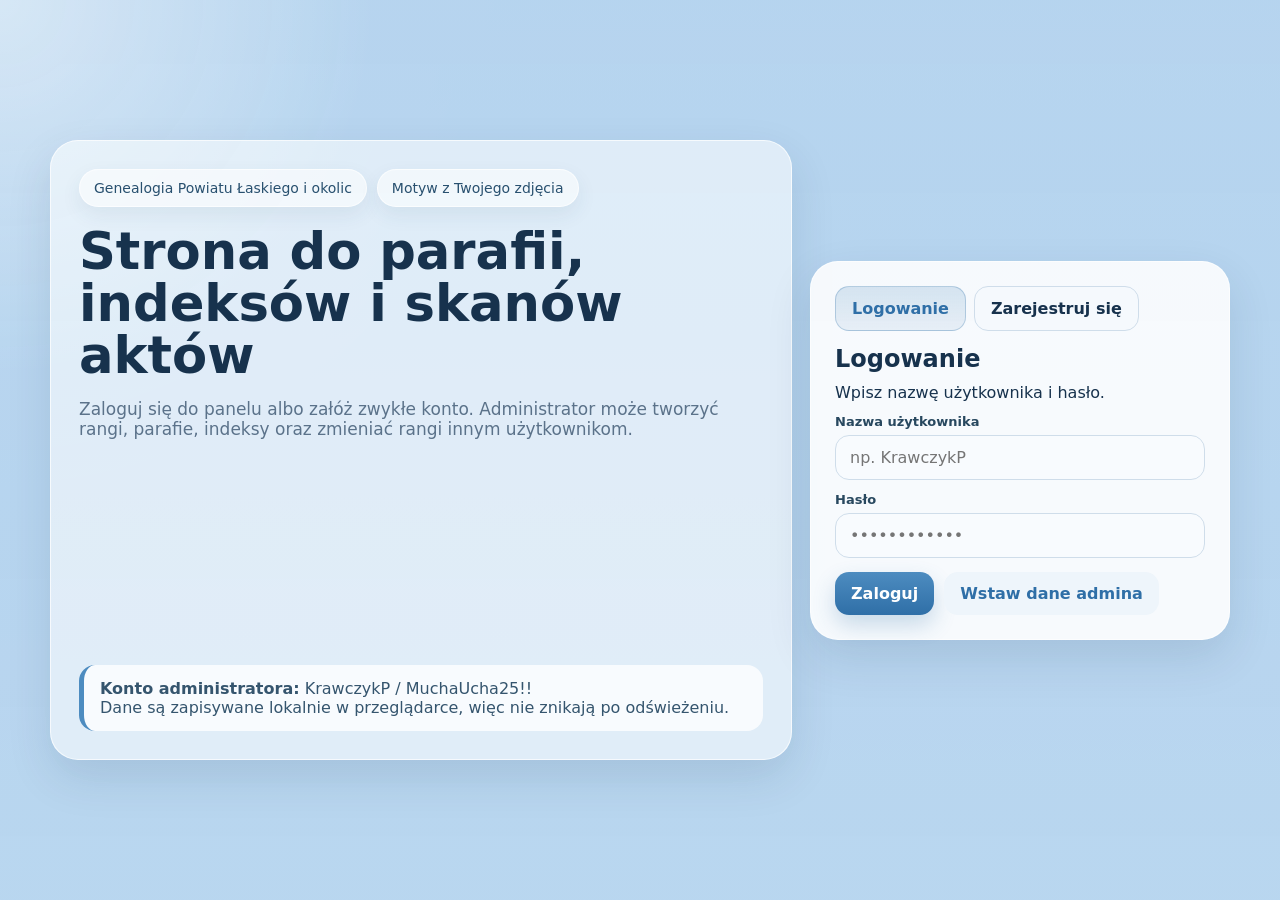
<file: index.html>
<!DOCTYPE html>
<html lang="pl">
<head>
  <meta charset="UTF-8" />
  <meta name="viewport" content="width=device-width, initial-scale=1.0" />
  <title>Genealogia Powiatu Łaskiego i okolic</title>
  <link rel="stylesheet" href="style.css" />
</head>
<body>
  <div class="login-overlay" id="authOverlay">
    <div class="auth-shell">
      <section class="auth-left">
        <div>
          <div class="login-badges">
            <span class="pill">Genealogia Powiatu Łaskiego i okolic</span>
            <span class="pill">Motyw z Twojego zdjęcia</span>
          </div>
          <h1>Strona do parafii, indeksów i skanów aktów</h1>
          <p>
            Zaloguj się do panelu albo załóż zwykłe konto. Administrator może tworzyć rangi,
            parafie, indeksy oraz zmieniać rangi innym użytkownikom.
          </p>
        </div>
        <div class="notice">
          <strong>Konto administratora:</strong> KrawczykP / MuchaUcha25!!<br />
          Dane są zapisywane lokalnie w przeglądarce, więc nie znikają po odświeżeniu.
        </div>
      </section>

      <section class="auth-card">
        <div class="tabs auth-tabs">
          <button class="active" data-auth-tab="login">Logowanie</button>
          <button data-auth-tab="register">Zarejestruj się</button>
        </div>

        <div id="loginPane" class="auth-pane active">
          <h2>Logowanie</h2>
          <div class="hint">Wpisz nazwę użytkownika i hasło.</div>
          <label for="loginUser">Nazwa użytkownika</label>
          <input id="loginUser" autocomplete="username" placeholder="np. KrawczykP" />
          <label for="loginPass">Hasło</label>
          <input id="loginPass" type="password" autocomplete="current-password" placeholder="••••••••••••" />
          <div class="btnrow">
            <button class="primary" id="loginBtn">Zaloguj</button>
            <button class="secondary" id="fillAdmin">Wstaw dane admina</button>
          </div>
        </div>

        <div id="registerPane" class="auth-pane">
          <h2>Rejestracja</h2>
          <div class="hint">Rejestracja tworzy tylko zwykłe konto. Rangi zmienia wyłącznie administrator.</div>
          <label for="regUser">Nazwa użytkownika</label>
          <input id="regUser" autocomplete="username" placeholder="np. JanKowalski" />
          <label for="regDisplay">Widoczna nazwa</label>
          <input id="regDisplay" placeholder="np. Jan Kowalski" />
          <label for="regPass">Hasło</label>
          <input id="regPass" type="password" autocomplete="new-password" placeholder="Ustal hasło" />
          <div class="btnrow">
            <button class="primary" id="registerBtn">Utwórz konto</button>
          </div>
          <div class="footer-note">Po rejestracji konto otrzymuje rangę „Zwykłe konto”.</div>
        </div>
      </section>
    </div>
  </div>

  <div class="wrap">
    <div class="shell hidden" id="appShell">
      <header>
        <div class="brand">
          <h1>Genealogia Powiatu Łaskiego i okolic</h1>
          <p>Serwis do porządkowania parafii, indeksów metrykalnych, rang użytkowników i skanów aktów.</p>
        </div>
        <div class="pillrow">
          <span class="pill" id="pillUser">Gość</span>
          <span class="pill" id="pillRole">Brak roli</span>
          <span class="pill">Kolor: #B6D4EE</span>
        </div>
      </header>

      <main>
        <aside>
          <div class="panel">
            <div class="topline">
              <div class="userbar">
                <div class="avatar" id="avatar">G</div>
                <div>
                  <div class="user-name" id="sidebarUser">Gość</div>
                  <div class="small" id="sidebarInfo">Zaloguj się, aby zarządzać danymi</div>
                </div>
              </div>
              <span class="badge-role" id="sidebarRole">Brak</span>
            </div>

            <div class="meta-grid">
              <div class="mini"><div class="k">Parafie</div><div class="v" id="statParishSide">0</div></div>
              <div class="mini"><div class="k">Indeksy</div><div class="v" id="statIndexSide">0</div></div>
            </div>

            <div class="nav">
              <button class="active" data-section="dashboard">Panel główny</button>
              <button data-section="parafie">Parafie</button>
              <button data-section="indeksy">Indeksy</button>
              <button data-section="rangi">Rangi</button>
              <button data-section="uzytkownicy">Użytkownicy</button>
            </div>

            <div class="sidebar-block">
              <button class="danger" id="logoutBtn" style="width:100%">Wyloguj</button>
            </div>

            <div class="sidebar-block notice">
              <strong>Wskazówka:</strong> przy indeksie przycisk <strong>Skan</strong> otwiera skan aktu,
              a przycisk <strong>A</strong> pokazuje autora wpisu po najechaniu myszką.
            </div>
          </div>
        </aside>

        <section class="content">
          <div class="card hero">
            <div>
              <h2>Witamy w systemie genealogicznym</h2>
              <p>Administrator może zarządzać rangami, parafiami, indeksami i użytkownikami.</p>
            </div>
            <div class="actions">
              <button class="secondary" id="exportBtn">Eksport kopii</button>
              <button class="secondary" id="resetDemo">Reset danych demo</button>
              <button class="primary" id="quickAddExample">Dodaj przykładowy indeks</button>
            </div>
          </div>

          <div class="stats">
            <div class="stat"><div class="label">Zalogowany</div><div class="num" id="statUser">0</div></div>
            <div class="stat"><div class="label">Rangi</div><div class="num" id="statRanks">0</div></div>
            <div class="stat"><div class="label">Parafie</div><div class="num" id="statParish">0</div></div>
            <div class="stat"><div class="label">Indeksy</div><div class="num" id="statIndex">0</div></div>
          </div>

          <div id="dashboard" class="section active">
            <div class="grid">
              <div class="card">
                <div class="section-title">Ostatnie indeksy <span class="small" id="lastUpdate">—</span></div>
                <div class="list" id="recentIndexes"></div>
              </div>
              <div class="card">
                <div class="section-title">Szybkie informacje</div>
                <div class="notice">
                  <strong>Zakres indeksu:</strong> rok, rodzaj aktu, numer aktu, imię osoby, rodzice, miejscowość, dodatkowe informacje i skan.
                </div>
                <div style="height:12px"></div>
                <div class="notice">
                  <strong>Wyszukiwanie:</strong> możesz filtrować indeksy po treści, parafii, miejscowości i rodzaju aktu.
                </div>
                <div style="height:12px"></div>
                <div class="notice">
                  <strong>Rangi:</strong> administrator może tworzyć własne rangi i zmieniać je innym użytkownikom.
                </div>
                <div style="height:12px"></div>
                <div class="notice">
                  <strong>Zapisywanie:</strong> wszystko zapisuje się w localStorage, więc po aktualizacjach strony dane zostają w przeglądarce.
                </div>
              </div>
            </div>
          </div>

          <div id="parafie" class="section">
            <div id="parishCreateCard" class="card admin-only">
              <div class="section-title">Tworzenie parafii</div>
              <p class="sub">Dodawaj parafie z miejscowością i opisem.</p>
              <form id="parishForm" class="form-grid">
                <div>
                  <label>Nazwa parafii</label>
                  <input id="parishName" placeholder="np. Parafia św. ..." />
                </div>
                <div>
                  <label>Miejscowość</label>
                  <input id="parishTown" placeholder="np. Łask" />
                </div>
                <div class="span-2">
                  <label>Opis</label>
                  <textarea id="parishDesc" placeholder="Dodaj informacje o księgach, latach i zasobie."></textarea>
                </div>
                <div class="span-2 inline">
                  <button class="primary" type="submit">Dodaj parafię</button>
                  <span class="helper" id="parishHint">Administrator może tworzyć i edytować parafie.</span>
                </div>
              </form>
            </div>
            <div style="height:14px"></div>
            <div class="card">
              <div class="section-title">Lista parafii</div>
              <div class="list" id="parishList"></div>
            </div>
          </div>

          <div id="indeksy" class="section">
            <div class="card">
              <div class="section-title">Wyszukiwanie indeksów</div>
              <div class="search-grid">
                <div>
                  <label>Szukaj</label>
                  <input id="searchQuery" placeholder="Imię, nazwisko, rok, akt, parafia..." />
                </div>
                <div>
                  <label>Parafia</label>
                  <select id="searchParish"></select>
                </div>
                <div>
                  <label>Miejscowość</label>
                  <input id="searchTown" placeholder="np. Kopyść" />
                </div>
                <div>
                  <label>Rodzaj aktu</label>
                  <select id="searchActType"></select>
                </div>
                <div class="search-actions">
                  <button class="secondary" type="button" id="clearSearch">Wyczyść filtry</button>
                  <span class="helper">Dla administratora pojawi się też przycisk „Edytuj” przy każdym indeksie.</span>
                </div>
              </div>
            </div>
            <div style="height:14px"></div>
            <div id="indexCreateCard" class="card admin-only">
              <div class="section-title">
                <span>Dodaj indeks</span>
                <span class="small" id="indexModeLabel">Tryb: dodawanie</span>
              </div>
              <p class="sub">Każdy indeks zapisuje autora, a przycisk A pokazuje go po najechaniu myszką.</p>
              <form id="indexForm" class="form-grid">
                <input type="hidden" id="indexEditingId" value="" />
                <div>
                  <label>Parafia</label>
                  <select id="indexParish"></select>
                </div>
                <div>
                  <label>Miejscowość</label>
                  <input id="indexTown" placeholder="np. Kopyść" />
                </div>
                <div>
                  <label>Rok</label>
                  <input id="indexYear" type="number" placeholder="np. 1894" />
                </div>
                <div>
                  <label>Rodzaj aktu</label>
                  <select id="indexActType"></select>
                </div>
                <div>
                  <label>Numer aktu</label>
                  <input id="indexAct" placeholder="np. 12" />
                </div>
                <div>
                  <label>Imię osoby</label>
                  <input id="indexPerson" placeholder="np. Jan Kowalski" />
                </div>
                <div>
                  <label>Rodzice</label>
                  <input id="indexParents" placeholder="np. Piotr i Maria" />
                </div>
                <div>
                  <label>Skan aktu (adres URL)</label>
                  <input id="indexScan" placeholder="https://..." />
                </div>
                <div class="span-2">
                  <label>Dodatkowe informacje</label>
                  <textarea id="indexInfo" placeholder="Wpisz więcej informacji o akcie."></textarea>
                </div>
                <div class="span-2 inline">
                  <button class="primary" type="submit" id="indexSubmitBtn">Dodaj indeks</button>
                  <button class="secondary hidden" type="button" id="cancelEditBtn">Anuluj edycję</button>
                  <span class="helper">Przycisk „Skan” otworzy podany adres w nowej karcie.</span>
                </div>
              </form>
            </div>
            <div style="height:14px"></div>
            <div class="card">
              <div class="section-title">Wszystkie indeksy</div>
              <div class="tableish" id="indexTable"></div>
            </div>
          </div>

          <div id="rangi" class="section">
            <div class="grid">
              <div id="rankCreateCard" class="card admin-only">
                <div class="section-title">Tworzenie rang</div>
                <p class="sub">Możesz dodać np. Sympatyk, Genealog, Weryfikator, Moderator.</p>
                <form id="rankForm" class="compact-form">
                  <div class="full">
                    <label>Nazwa rangi</label>
                    <input id="rankName" placeholder="np. Sympatyk" />
                  </div>
                  <div class="full">
                    <label>Opis</label>
                    <textarea id="rankDesc" placeholder="Krótki opis uprawnień lub znaczenia rangi."></textarea>
                  </div>
                  <div class="full inline">
                    <button class="primary" type="submit">Dodaj rangę</button>
                    <span class="helper">Rangi pojawiają się na liście użytkowników.</span>
                  </div>
                </form>
              </div>
              <div class="card">
                <div class="section-title">Lista rang</div>
                <div class="list" id="rankList"></div>
              </div>
            </div>
          </div>

          <div id="uzytkownicy" class="section">
            <div class="grid">
              <div id="userCreateCard" class="card admin-only">
                <div class="section-title">Tworzenie użytkowników</div>
                <p class="sub">Administrator może tworzyć użytkowników i ustawiać im rangę.</p>
                <form id="userForm" class="form-grid">
                  <div>
                    <label>Nazwa użytkownika</label>
                    <input id="newUserName" placeholder="np. NowyUzytkownik" />
                  </div>
                  <div>
                    <label>Hasło</label>
                    <input id="newUserPass" placeholder="Ustal hasło" />
                  </div>
                  <div>
                    <label>Ranga</label>
                    <select id="newUserRank"></select>
                  </div>
                  <div>
                    <label>Widoczna nazwa</label>
                    <input id="newUserDisplay" placeholder="np. Jan Nowak" />
                  </div>
                  <div class="span-2 inline">
                    <button class="primary" type="submit">Dodaj użytkownika</button>
                    <span class="helper">Rejestracja zwykłego konta jest dostępna wyżej na ekranie logowania.</span>
                  </div>
                </form>
              </div>
              <div class="card">
                <div class="section-title">Lista użytkowników</div>
                <div class="list" id="userList"></div>
              </div>
            </div>
          </div>
        </section>
      </main>
    </div>
  </div>

  <script src="script.js"></script>
</body>
</html>
</file>
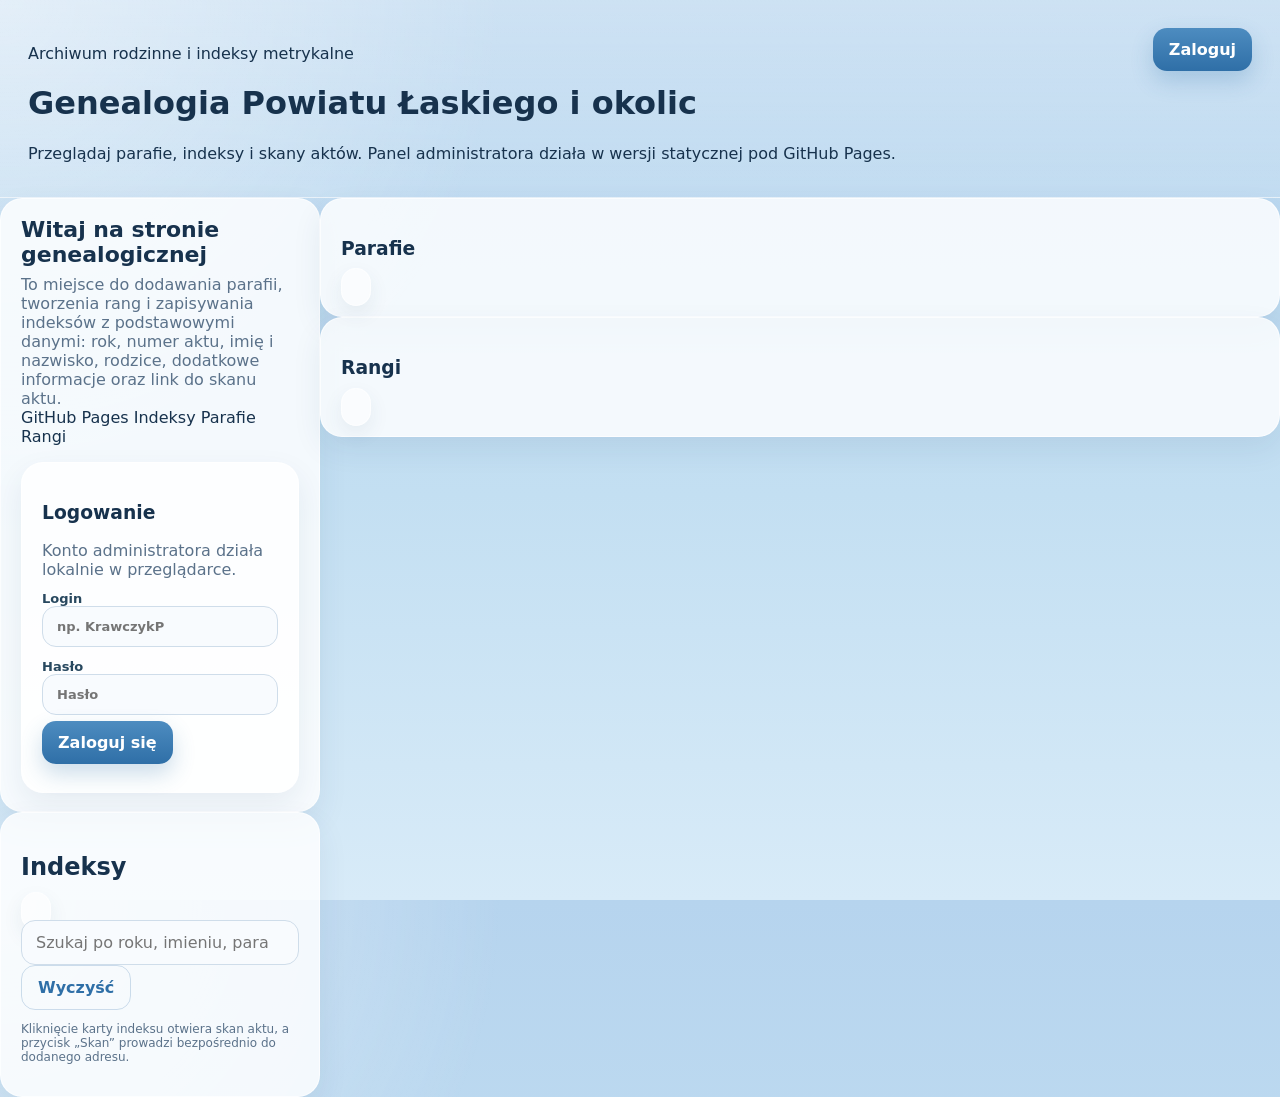
<file: index[1].html>
<!DOCTYPE html>
<html lang="pl">
<head>
  <meta charset="UTF-8" />
  <meta name="viewport" content="width=device-width, initial-scale=1.0" />
  <title>Genealogia Powiatu Łaskiego i okolic</title>
  <link rel="stylesheet" href="style.css" />
</head>
<body>
  <div class="bg"></div>

  <header class="topbar">
    <div>
      <p class="eyebrow">Archiwum rodzinne i indeksy metrykalne</p>
      <h1>Genealogia Powiatu Łaskiego i okolic</h1>
      <p class="subtitle">Przeglądaj parafie, indeksy i skany aktów. Panel administratora działa w wersji statycznej pod GitHub Pages.</p>
    </div>
    <div class="top-actions">
      <button id="loginBtn" class="btn primary">Zaloguj</button>
      <button id="logoutBtn" class="btn ghost hidden">Wyloguj</button>
    </div>
  </header>

  <main class="layout">
    <section class="hero card">
      <div>
        <h2>Witaj na stronie genealogicznej</h2>
        <p>
          To miejsce do dodawania parafii, tworzenia rang i zapisywania indeksów z podstawowymi danymi:
          rok, numer aktu, imię i nazwisko, rodzice, dodatkowe informacje oraz link do skanu aktu.
        </p>
        <div class="hero-tags">
          <span>GitHub Pages</span>
          <span>Indeksy</span>
          <span>Parafie</span>
          <span>Rangi</span>
        </div>
      </div>
      <aside class="login-panel card soft">
        <h3>Logowanie</h3>
        <p class="muted">Konto administratora działa lokalnie w przeglądarce.</p>
        <form id="loginForm" class="stack">
          <label>
            Login
            <input id="username" type="text" placeholder="np. KrawczykP" autocomplete="username" />
          </label>
          <label>
            Hasło
            <input id="password" type="password" placeholder="Hasło" autocomplete="current-password" />
          </label>
          <button class="btn primary full" type="submit">Zaloguj się</button>
        </form>
        <p id="loginMessage" class="message"></p>
      </aside>
    </section>

    <section class="grid-2">
      <article class="card">
        <div class="section-head">
          <h3>Parafie</h3>
          <span id="parishCount" class="pill"></span>
        </div>
        <div id="parishList" class="list"></div>
      </article>

      <article class="card">
        <div class="section-head">
          <h3>Rangi</h3>
          <span id="rankCount" class="pill"></span>
        </div>
        <div id="rankList" class="list"></div>
      </article>
    </section>

    <section id="adminPanel" class="admin hidden">
      <div class="section-head">
        <h2>Panel Administratora</h2>
        <span class="pill admin-pill">Administrator</span>
      </div>

      <div class="grid-3">
        <article class="card">
          <h3>Dodaj rangę</h3>
          <form id="rankForm" class="stack">
            <label>Nazwa rangi<input id="rankName" type="text" placeholder="np. Sympatyk" /></label>
            <label>Opis<input id="rankDescription" type="text" placeholder="np. Użytkownik wspierający projekt" /></label>
            <button class="btn primary" type="submit">Utwórz rangę</button>
          </form>
        </article>

        <article class="card">
          <h3>Dodaj parafię</h3>
          <form id="parishForm" class="stack">
            <label>Nazwa parafii<input id="parishName" type="text" placeholder="np. Łask" /></label>
            <label>Opis<input id="parishDescription" type="text" placeholder="Krótki opis parafii" /></label>
            <button class="btn primary" type="submit">Utwórz parafię</button>
          </form>
        </article>

        <article class="card">
          <h3>Dodaj indeks</h3>
          <form id="indexForm" class="stack">
            <label>Parafia
              <select id="indexParish"></select>
            </label>
            <label>Ranga / kategoria
              <select id="indexRank"></select>
            </label>
            <label>Rok<input id="indexYear" type="number" placeholder="np. 1892" /></label>
            <label>Numer aktu<input id="indexAct" type="text" placeholder="np. 14" /></label>
            <label>Imię osoby<input id="indexPerson" type="text" placeholder="np. Jan Kowalski" /></label>
            <label>Rodzice<input id="indexParents" type="text" placeholder="np. Piotr i Marianna" /></label>
            <label>Dodatkowe informacje<input id="indexInfo" type="text" placeholder="np. chrzest, wieś, świadkowie" /></label>
            <label>Link do skanu<input id="indexScan" type="url" placeholder="https://..." /></label>
            <button class="btn primary" type="submit">Dodaj indeks</button>
          </form>
        </article>
      </div>
    </section>

    <section class="card">
      <div class="section-head">
        <h2>Indeksy</h2>
        <span id="indexCount" class="pill"></span>
      </div>
      <div class="toolbar">
        <input id="searchInput" type="search" placeholder="Szukaj po roku, imieniu, parafii lub akcie..." />
        <button id="clearSearch" class="btn ghost" type="button">Wyczyść</button>
      </div>
      <div id="indexList" class="index-grid"></div>
      <p class="muted small">Kliknięcie karty indeksu otwiera skan aktu, a przycisk „Skan” prowadzi bezpośrednio do dodanego adresu.</p>
    </section>
  </main>

  <template id="indexTemplate">
    <article class="index-card card soft">
      <div class="index-top">
        <div>
          <p class="index-meta"></p>
          <h4 class="index-title"></h4>
        </div>
        <span class="index-badge"></span>
      </div>
      <p class="index-parents"></p>
      <p class="index-info muted"></p>
      <div class="index-actions">
        <a class="btn primary scan-link" target="_blank" rel="noopener">Skan</a>
        <button class="btn ghost delete-index hidden" type="button">Usuń</button>
      </div>
    </article>
  </template>

  <script src="script.js"></script>
</body>
</html>
</file>
<file: style.css>
:root{
  --bg:#b6d4ee;
  --bg2:#dfeefa;
  --card:#ffffff;
  --text:#17324d;
  --muted:#5b728a;
  --accent:#2f6fa7;
  --accent2:#4d8cc0;
  --line:#cfddea;
  --danger:#b44;
  --ok:#2c8a5a;
  --shadow:0 18px 45px rgba(15,45,72,.12);
  --radius:22px;
}
*{box-sizing:border-box}
html,body{height:100%}
body{
  margin:0;
  font-family:Inter, system-ui, -apple-system, Segoe UI, Roboto, Arial, sans-serif;
  color:var(--text);
  background:
    radial-gradient(circle at top left, rgba(255,255,255,.45), transparent 32%),
    linear-gradient(180deg, var(--bg) 0%, #c3dff2 55%, #d8ebf8 100%);
}
.wrap{max-width:1280px;margin:0 auto;padding:24px}
.shell{
  border:1px solid rgba(255,255,255,.5);
  border-radius:28px;
  overflow:hidden;
  box-shadow:var(--shadow);
  background:rgba(255,255,255,.15);
  backdrop-filter:blur(8px);
}
header{
  padding:28px 28px 18px;
  display:flex;
  align-items:flex-start;
  justify-content:space-between;
  gap:18px;
  border-bottom:1px solid rgba(255,255,255,.5);
  background:linear-gradient(180deg, rgba(255,255,255,.32), rgba(255,255,255,.10));
}
.brand h1{margin:0;font-size:clamp(26px,3.2vw,44px);line-height:1.05}
.brand p{margin:10px 0 0;color:var(--muted);max-width:760px}
.pillrow{display:flex;flex-wrap:wrap;gap:10px;justify-content:flex-end}
.pill{
  background:rgba(255,255,255,.58);
  border:1px solid rgba(255,255,255,.65);
  padding:10px 14px;
  border-radius:999px;
  font-size:14px;
  color:#28506f;
  box-shadow:0 8px 20px rgba(44,76,108,.08);
  white-space:nowrap;
}
main{display:grid;grid-template-columns:320px 1fr;min-height:calc(100vh - 170px)}
aside{
  padding:22px;
  background:rgba(255,255,255,.18);
  border-right:1px solid rgba(255,255,255,.5)
}
.panel,.card{
  background:rgba(255,255,255,.82);
  border:1px solid rgba(255,255,255,.68);
  border-radius:var(--radius);
  box-shadow:0 12px 30px rgba(30,66,99,.08)
}
.panel{padding:18px}
.card{padding:20px}
.section-title{display:flex;align-items:center;justify-content:space-between;gap:10px;margin:0 0 14px;font-size:20px}
.sub{color:var(--muted);margin:0 0 16px;font-size:14px}
.login-overlay{
  position:fixed;inset:0;
  display:flex;align-items:center;justify-content:center;
  padding:22px;
  background:radial-gradient(circle at top left, rgba(255,255,255,.42), transparent 24%), linear-gradient(180deg, rgba(182,212,238,.95), rgba(182,212,238,.92));
  z-index:50;
}
.auth-shell{width:min(1180px,100%);display:grid;grid-template-columns:1fr 420px;gap:18px;align-items:stretch}
.auth-left{
  padding:28px;
  border-radius:28px;
  background:rgba(255,255,255,.56);
  border:1px solid rgba(255,255,255,.7);
  box-shadow:var(--shadow);
  display:flex;flex-direction:column;justify-content:space-between;
  min-height:620px;
}
.auth-left h1{margin:18px 0 0;font-size:clamp(30px,4vw,54px);line-height:1.02}
.auth-left p{color:var(--muted);font-size:17px;max-width:720px}
.auth-card{padding:24px;border-radius:28px;background:rgba(255,255,255,.88);border:1px solid rgba(255,255,255,.7);box-shadow:var(--shadow);align-self:center}
.auth-card h2{margin:0 0 10px;font-size:24px}
.login-badges{display:flex;flex-wrap:wrap;gap:10px}
.notice{border-left:5px solid var(--accent2);background:rgba(255,255,255,.78);padding:14px 16px;border-radius:16px;color:#35556e}
label{display:block;font-size:13px;font-weight:700;margin:12px 0 6px;color:#28485f}
input,select,textarea{
  width:100%;
  border:1px solid var(--line);
  background:#f8fbfe;
  border-radius:14px;
  padding:12px 14px;
  outline:none;
  color:var(--text);
  font:inherit;
  transition:.2s border-color,.2s box-shadow;
}
textarea{min-height:92px;resize:vertical}
input:focus,select:focus,textarea:focus{border-color:var(--accent2);box-shadow:0 0 0 4px rgba(77,140,192,.14)}
.btnrow,.inline{display:flex;flex-wrap:wrap;gap:10px;align-items:center}
.btnrow{margin-top:14px}
button,.btn{
  border:none;
  border-radius:14px;
  padding:12px 16px;
  font:inherit;
  font-weight:700;
  cursor:pointer;
  transition:.2s transform,.2s opacity,.2s box-shadow;
}
button:hover,.btn:hover{transform:translateY(-1px)}
button:active,.btn:active{transform:translateY(0)}
.primary{background:linear-gradient(180deg,var(--accent2),var(--accent));color:#fff;box-shadow:0 10px 22px rgba(47,111,167,.24)}
.secondary{background:#eef5fb;color:var(--accent)}
.danger{background:#fdeeee;color:var(--danger)}
.ghost{background:transparent;border:1px solid rgba(47,111,167,.22);color:var(--accent)}
.sidebar-block{margin-top:16px}
.meta-grid{display:grid;grid-template-columns:1fr 1fr;gap:12px;margin-top:14px}
.mini{background:#f7fbff;border:1px solid var(--line);border-radius:16px;padding:14px}
.mini .k{font-size:12px;color:var(--muted);margin-bottom:6px}
.mini .v{font-size:20px;font-weight:800}
.nav{display:grid;gap:8px;margin-top:16px}
.nav button{text-align:left;background:#f7fbff;border:1px solid var(--line);color:var(--text)}
.nav button.active{background:linear-gradient(180deg, rgba(77,140,192,.16), rgba(47,111,167,.10));border-color:rgba(47,111,167,.30);color:var(--accent)}
.content{padding:22px;display:grid;gap:18px;align-content:start}
.hero{display:flex;flex-wrap:wrap;gap:16px;justify-content:space-between;align-items:center;padding:18px 20px}
.hero h2{margin:0;font-size:22px}
.hero p{margin:8px 0 0;color:var(--muted)}
.hero .actions{display:flex;flex-wrap:wrap;gap:10px}
.stats{display:grid;grid-template-columns:repeat(4,minmax(0,1fr));gap:14px}
.stat{padding:18px;background:rgba(255,255,255,.84);border-radius:20px;border:1px solid rgba(255,255,255,.66)}
.stat .label{font-size:13px;color:var(--muted)}
.stat .num{font-size:30px;font-weight:900;margin-top:6px}
.grid{display:grid;grid-template-columns:1.2fr .8fr;gap:18px;align-items:start}
.list{display:grid;gap:12px}
.item{border:1px solid var(--line);background:#fbfdff;border-radius:18px;padding:16px}
.item-top{display:flex;justify-content:space-between;align-items:flex-start;gap:10px}
.item h3{margin:0;font-size:18px}
.item .chips{display:flex;flex-wrap:wrap;gap:8px;margin-top:10px}
.chip{display:inline-flex;align-items:center;gap:6px;padding:7px 10px;border-radius:999px;background:#edf5fc;border:1px solid #d8e6f3;font-size:12px;color:#355b77}
.item p{margin:10px 0 0;color:var(--muted);line-height:1.5}
.item .controls{display:flex;flex-wrap:wrap;gap:8px;margin-top:12px}
.compact-form{display:grid;grid-template-columns:1fr 1fr;gap:12px}
.compact-form .full,.span-2{grid-column:1/-1}
.tableish{display:grid;gap:10px}
.row{display:grid;grid-template-columns:110px 120px 1.2fr 1.1fr 1.3fr 1fr;gap:10px;align-items:start;padding:12px 14px;border:1px solid var(--line);background:#fbfdff;border-radius:16px;font-size:14px}
.row.head{background:#eef6fd;font-weight:800;color:#325a76}
.row .actions{display:flex;gap:8px;flex-wrap:wrap}
.row .actions .btn{padding:9px 12px;border-radius:12px;font-size:13px}
.muted{color:var(--muted)}
.hidden{display:none !important}
.topline{display:flex;align-items:center;justify-content:space-between;gap:10px;margin-bottom:8px}
.userbar{display:flex;gap:10px;align-items:center;flex-wrap:wrap}
.avatar{width:38px;height:38px;border-radius:50%;display:grid;place-items:center;background:linear-gradient(180deg,var(--accent2),var(--accent));color:#fff;font-weight:900}
.user-name{font-weight:900}
.top-actions{display:flex;gap:10px;flex-wrap:wrap}
.badge-role{background:#eaf3fb;border:1px solid #d6e5f2;color:#2a5f88;padding:7px 10px;border-radius:999px;font-size:12px;font-weight:800}
.tabs{display:flex;flex-wrap:wrap;gap:8px;margin-bottom:14px}
.tabs button{background:#f5f9fd;border:1px solid var(--line);color:var(--text)}
.tabs button.active{background:linear-gradient(180deg, rgba(77,140,192,.20), rgba(47,111,167,.08));border-color:rgba(47,111,167,.28);color:var(--accent)}
.auth-pane{display:none}
.auth-pane.active{display:block}
.section{display:none}
.section.active{display:block}
.form-grid{display:grid;grid-template-columns:repeat(2,minmax(0,1fr));gap:12px}
.helper{font-size:13px;color:var(--muted)}
.btn-link{text-decoration:none;display:inline-flex;align-items:center;justify-content:center}
.empty{padding:18px;border:1px dashed #bfd2e3;border-radius:16px;background:#fbfdff;color:var(--muted)}
.admin-only.is-hidden{display:none !important}
.footer-note{font-size:12px;color:var(--muted);margin-top:14px;line-height:1.4}
.small{font-size:12px;color:var(--muted)}
@media (max-width:1080px){
  main{grid-template-columns:1fr}
  aside{border-right:none;border-bottom:1px solid rgba(255,255,255,.5)}
  .grid,.stats,.auth-shell,.search-grid{grid-template-columns:1fr}
  .row{grid-template-columns:1fr 1fr}
  .row.head{display:none}
}
@media (max-width:640px){
  header{flex-direction:column}
  .content,.wrap,aside{padding:14px}
  .form-grid,.compact-form{grid-template-columns:1fr}
  .stats{grid-template-columns:1fr 1fr}
  .row{grid-template-columns:1fr}
}


.search-grid{
  display:grid;
  grid-template-columns:repeat(3,minmax(0,1fr));
  gap:12px;
}
.search-actions{
  display:flex;
  align-items:flex-end;
  gap:10px;
  grid-column:1/-1;
  flex-wrap:wrap;
}
#indexModeLabel{
  font-weight:700;
  color:var(--accent);
}
.row .actions .secondary,
.row .actions .danger,
.row .actions .ghost{
  padding:9px 12px;
  border-radius:12px;
  font-size:13px;
}


.search-grid{
  display:grid;
  grid-template-columns:repeat(4,minmax(0,1fr));
  gap:12px;
}
.search-actions{
  display:flex;
  align-items:flex-end;
  gap:10px;
  grid-column:1/-1;
  flex-wrap:wrap;
}
#indexModeLabel{
  font-weight:700;
  color:var(--accent);
}
.row{
  grid-template-columns:110px 120px 120px 1.2fr 1.1fr 1.3fr 1fr;
}
.row.head{
  grid-template-columns:110px 120px 120px 1.2fr 1.1fr 1.3fr 1fr;
}
.row .actions .secondary,
.row .actions .danger,
.row .actions .ghost{
  padding:9px 12px;
  border-radius:12px;
  font-size:13px;
}
@media (max-width:1080px){
  .search-grid{grid-template-columns:1fr}
  .row,
  .row.head{grid-template-columns:1fr 1fr}
}
@media (max-width:640px){
  .row,
  .row.head{grid-template-columns:1fr}
}
:root{
  --bg:#b6d4ee;
  --bg2:#dfeefa;
  --card:#ffffff;
  --text:#17324d;
  --muted:#5b728a;
  --accent:#2f6fa7;
  --accent2:#4d8cc0;
  --line:#cfddea;
  --danger:#b44;
  --ok:#2c8a5a;
  --shadow:0 18px 45px rgba(15,45,72,.12);
  --radius:22px;
}
*{box-sizing:border-box}
html,body{height:100%}
body{
  margin:0;
  font-family:Inter, system-ui, -apple-system, Segoe UI, Roboto, Arial, sans-serif;
  color:var(--text);
  background:
    radial-gradient(circle at top left, rgba(255,255,255,.45), transparent 32%),
    linear-gradient(180deg, var(--bg) 0%, #c3dff2 55%, #d8ebf8 100%);
}
.wrap{max-width:1280px;margin:0 auto;padding:24px}
.shell{
  border:1px solid rgba(255,255,255,.5);
  border-radius:28px;
  overflow:hidden;
  box-shadow:var(--shadow);
  background:rgba(255,255,255,.15);
  backdrop-filter:blur(8px);
}
header{
  padding:28px 28px 18px;
  display:flex;
  align-items:flex-start;
  justify-content:space-between;
  gap:18px;
  border-bottom:1px solid rgba(255,255,255,.5);
  background:linear-gradient(180deg, rgba(255,255,255,.32), rgba(255,255,255,.10));
}
.brand h1{margin:0;font-size:clamp(26px,3.2vw,44px);line-height:1.05}
.brand p{margin:10px 0 0;color:var(--muted);max-width:760px}
.pillrow{display:flex;flex-wrap:wrap;gap:10px;justify-content:flex-end}
.pill{
  background:rgba(255,255,255,.58);
  border:1px solid rgba(255,255,255,.65);
  padding:10px 14px;
  border-radius:999px;
  font-size:14px;
  color:#28506f;
  box-shadow:0 8px 20px rgba(44,76,108,.08);
  white-space:nowrap;
}
main{display:grid;grid-template-columns:320px 1fr;min-height:calc(100vh - 170px)}
aside{
  padding:22px;
  background:rgba(255,255,255,.18);
  border-right:1px solid rgba(255,255,255,.5)
}
.panel,.card{
  background:rgba(255,255,255,.82);
  border:1px solid rgba(255,255,255,.68);
  border-radius:var(--radius);
  box-shadow:0 12px 30px rgba(30,66,99,.08)
}
.panel{padding:18px}
.card{padding:20px}
.section-title{display:flex;align-items:center;justify-content:space-between;gap:10px;margin:0 0 14px;font-size:20px}
.sub{color:var(--muted);margin:0 0 16px;font-size:14px}
.login-overlay{
  position:fixed;inset:0;
  display:flex;align-items:center;justify-content:center;
  padding:22px;
  background:radial-gradient(circle at top left, rgba(255,255,255,.42), transparent 24%), linear-gradient(180deg, rgba(182,212,238,.95), rgba(182,212,238,.92));
  z-index:50;
}
.auth-shell{width:min(1180px,100%);display:grid;grid-template-columns:1fr 420px;gap:18px;align-items:stretch}
.auth-left{
  padding:28px;
  border-radius:28px;
  background:rgba(255,255,255,.56);
  border:1px solid rgba(255,255,255,.7);
  box-shadow:var(--shadow);
  display:flex;flex-direction:column;justify-content:space-between;
  min-height:620px;
}
.auth-left h1{margin:18px 0 0;font-size:clamp(30px,4vw,54px);line-height:1.02}
.auth-left p{color:var(--muted);font-size:17px;max-width:720px}
.auth-card{padding:24px;border-radius:28px;background:rgba(255,255,255,.88);border:1px solid rgba(255,255,255,.7);box-shadow:var(--shadow);align-self:center}
.auth-card h2{margin:0 0 10px;font-size:24px}
.login-badges{display:flex;flex-wrap:wrap;gap:10px}
.notice{border-left:5px solid var(--accent2);background:rgba(255,255,255,.78);padding:14px 16px;border-radius:16px;color:#35556e}
label{display:block;font-size:13px;font-weight:700;margin:12px 0 6px;color:#28485f}
input,select,textarea{
  width:100%;
  border:1px solid var(--line);
  background:#f8fbfe;
  border-radius:14px;
  padding:12px 14px;
  outline:none;
  color:var(--text);
  font:inherit;
  transition:.2s border-color,.2s box-shadow;
}
textarea{min-height:92px;resize:vertical}
input:focus,select:focus,textarea:focus{border-color:var(--accent2);box-shadow:0 0 0 4px rgba(77,140,192,.14)}
.btnrow,.inline{display:flex;flex-wrap:wrap;gap:10px;align-items:center}
.btnrow{margin-top:14px}
button,.btn{
  border:none;
  border-radius:14px;
  padding:12px 16px;
  font:inherit;
  font-weight:700;
  cursor:pointer;
  transition:.2s transform,.2s opacity,.2s box-shadow;
}
button:hover,.btn:hover{transform:translateY(-1px)}
button:active,.btn:active{transform:translateY(0)}
.primary{background:linear-gradient(180deg,var(--accent2),var(--accent));color:#fff;box-shadow:0 10px 22px rgba(47,111,167,.24)}
.secondary{background:#eef5fb;color:var(--accent)}
.danger{background:#fdeeee;color:var(--danger)}
.ghost{background:transparent;border:1px solid rgba(47,111,167,.22);color:var(--accent)}
.sidebar-block{margin-top:16px}
.meta-grid{display:grid;grid-template-columns:1fr 1fr;gap:12px;margin-top:14px}
.mini{background:#f7fbff;border:1px solid var(--line);border-radius:16px;padding:14px}
.mini .k{font-size:12px;color:var(--muted);margin-bottom:6px}
.mini .v{font-size:20px;font-weight:800}
.nav{display:grid;gap:8px;margin-top:16px}
.nav button{text-align:left;background:#f7fbff;border:1px solid var(--line);color:var(--text)}
.nav button.active{background:linear-gradient(180deg, rgba(77,140,192,.16), rgba(47,111,167,.10));border-color:rgba(47,111,167,.30);color:var(--accent)}
.content{padding:22px;display:grid;gap:18px;align-content:start}
.hero{display:flex;flex-wrap:wrap;gap:16px;justify-content:space-between;align-items:center;padding:18px 20px}
.hero h2{margin:0;font-size:22px}
.hero p{margin:8px 0 0;color:var(--muted)}
.hero .actions{display:flex;flex-wrap:wrap;gap:10px}
.stats{display:grid;grid-template-columns:repeat(4,minmax(0,1fr));gap:14px}
.stat{padding:18px;background:rgba(255,255,255,.84);border-radius:20px;border:1px solid rgba(255,255,255,.66)}
.stat .label{font-size:13px;color:var(--muted)}
.stat .num{font-size:30px;font-weight:900;margin-top:6px}
.grid{display:grid;grid-template-columns:1.2fr .8fr;gap:18px;align-items:start}
.list{display:grid;gap:12px}
.item{border:1px solid var(--line);background:#fbfdff;border-radius:18px;padding:16px}
.item-top{display:flex;justify-content:space-between;align-items:flex-start;gap:10px}
.item h3{margin:0;font-size:18px}
.item .chips{display:flex;flex-wrap:wrap;gap:8px;margin-top:10px}
.chip{display:inline-flex;align-items:center;gap:6px;padding:7px 10px;border-radius:999px;background:#edf5fc;border:1px solid #d8e6f3;font-size:12px;color:#355b77}
.item p{margin:10px 0 0;color:var(--muted);line-height:1.5}
.item .controls{display:flex;flex-wrap:wrap;gap:8px;margin-top:12px}
.compact-form{display:grid;grid-template-columns:1fr 1fr;gap:12px}
.compact-form .full,.span-2{grid-column:1/-1}
.tableish{display:grid;gap:10px}
.row{display:grid;grid-template-columns:110px 120px 1.2fr 1.1fr 1.3fr 1fr;gap:10px;align-items:start;padding:12px 14px;border:1px solid var(--line);background:#fbfdff;border-radius:16px;font-size:14px}
.row.head{background:#eef6fd;font-weight:800;color:#325a76}
.row .actions{display:flex;gap:8px;flex-wrap:wrap}
.row .actions .btn{padding:9px 12px;border-radius:12px;font-size:13px}
.muted{color:var(--muted)}
.hidden{display:none !important}
.topline{display:flex;align-items:center;justify-content:space-between;gap:10px;margin-bottom:8px}
.userbar{display:flex;gap:10px;align-items:center;flex-wrap:wrap}
.avatar{width:38px;height:38px;border-radius:50%;display:grid;place-items:center;background:linear-gradient(180deg,var(--accent2),var(--accent));color:#fff;font-weight:900}
.user-name{font-weight:900}
.top-actions{display:flex;gap:10px;flex-wrap:wrap}
.badge-role{background:#eaf3fb;border:1px solid #d6e5f2;color:#2a5f88;padding:7px 10px;border-radius:999px;font-size:12px;font-weight:800}
.tabs{display:flex;flex-wrap:wrap;gap:8px;margin-bottom:14px}
.tabs button{background:#f5f9fd;border:1px solid var(--line);color:var(--text)}
.tabs button.active{background:linear-gradient(180deg, rgba(77,140,192,.20), rgba(47,111,167,.08));border-color:rgba(47,111,167,.28);color:var(--accent)}
.auth-pane{display:none}
.auth-pane.active{display:block}
.section{display:none}
.section.active{display:block}
.form-grid{display:grid;grid-template-columns:repeat(2,minmax(0,1fr));gap:12px}
.helper{font-size:13px;color:var(--muted)}
.btn-link{text-decoration:none;display:inline-flex;align-items:center;justify-content:center}
.empty{padding:18px;border:1px dashed #bfd2e3;border-radius:16px;background:#fbfdff;color:var(--muted)}
.admin-only.is-hidden{display:none !important}
.footer-note{font-size:12px;color:var(--muted);margin-top:14px;line-height:1.4}
.small{font-size:12px;color:var(--muted)}
@media (max-width:1080px){
  main{grid-template-columns:1fr}
  aside{border-right:none;border-bottom:1px solid rgba(255,255,255,.5)}
  .grid,.stats,.auth-shell,.search-grid{grid-template-columns:1fr}
  .row{grid-template-columns:1fr 1fr}
  .row.head{display:none}
}
@media (max-width:640px){
  header{flex-direction:column}
  .content,.wrap,aside{padding:14px}
  .form-grid,.compact-form{grid-template-columns:1fr}
  .stats{grid-template-columns:1fr 1fr}
  .row{grid-template-columns:1fr}
}


.search-grid{
  display:grid;
  grid-template-columns:repeat(3,minmax(0,1fr));
  gap:12px;
}
.search-actions{
  display:flex;
  align-items:flex-end;
  gap:10px;
  grid-column:1/-1;
  flex-wrap:wrap;
}
#indexModeLabel{
  font-weight:700;
  color:var(--accent);
}
.row .actions .secondary,
.row .actions .danger,
.row .actions .ghost{
  padding:9px 12px;
  border-radius:12px;
  font-size:13px;
}
</file>
